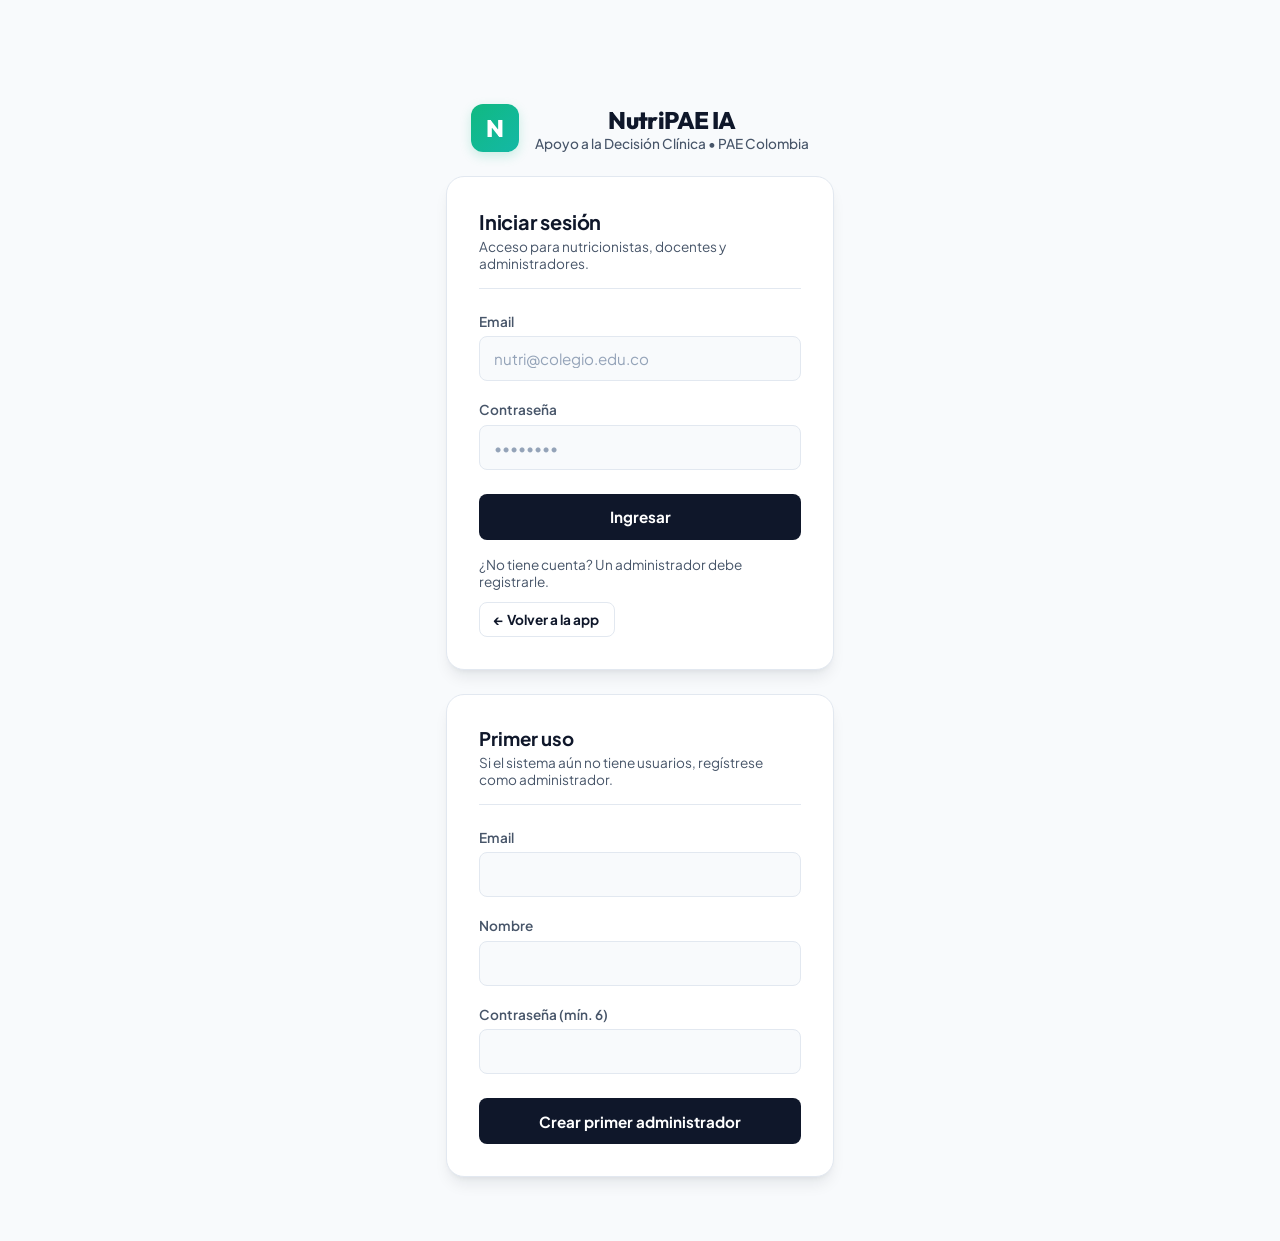
<file: frontend/login.html>
<!DOCTYPE html>
<html lang="es">
<head>
    <meta charset="UTF-8">
    <meta name="viewport" content="width=device-width, initial-scale=1.0">
    <title>NutriPAE IA — Iniciar sesión</title>
    <link rel="stylesheet" href="styles.css">
    <link rel="preconnect" href="https://fonts.googleapis.com">
    <link rel="preconnect" href="https://fonts.gstatic.com" crossorigin>
    <link href="https://fonts.googleapis.com/css2?family=Outfit:wght@300;400;500;600;700;800&family=Plus+Jakarta+Sans:wght@400;500;600;700;800&display=swap" rel="stylesheet">
    <style>
        .login-page { max-width: 420px; margin-top: 4rem; }
    </style>
</head>
<body>
    <div class="page login-page">
        <header class="header" style="justify-content:center; text-align:center;">
            <div class="logo" style="justify-content:center;">
                <div class="logo-icon">N</div>
                <div>
                    <h1>NutriPAE IA</h1>
                    <p class="tagline">Apoyo a la Decisión Clínica • PAE Colombia</p>
                </div>
            </div>
        </header>

        <form id="login-form" class="form-card">
            <div class="card-header">
                <h2>Iniciar sesión</h2>
                <p class="card-subtitle">Acceso para nutricionistas, docentes y administradores.</p>
            </div>
            <div class="form-grid">
                <div class="form-group full-width">
                    <label for="email">Email</label>
                    <input type="email" id="email" name="email" required placeholder="nutri@colegio.edu.co">
                </div>
                <div class="form-group full-width">
                    <label for="password">Contraseña</label>
                    <input type="password" id="password" name="password" required minlength="6" placeholder="••••••••">
                </div>
            </div>
            <button type="submit" class="btn-submit" id="btn-login-submit">
                <span class="btn-text">Ingresar</span>
                <div class="btn-loading hidden"><span class="spinner"></span><span>Verificando...</span></div>
            </button>
            <p class="card-subtitle" style="margin-top:1rem;">
                ¿No tiene cuenta? Un administrador debe registrarle.
            </p>
            <a class="btn-link" href="index.html" style="margin-top:0.75rem;">← Volver a la app</a>
        </form>

        <div id="bootstrap-info" class="form-card" style="margin-top:1rem;">
            <div class="card-header">
                <h3>Primer uso</h3>
                <p class="card-subtitle">Si el sistema aún no tiene usuarios, regístrese como administrador.</p>
            </div>
            <form id="bootstrap-form">
                <div class="form-grid">
                    <div class="form-group full-width">
                        <label for="b_email">Email</label>
                        <input type="email" id="b_email" required>
                    </div>
                    <div class="form-group full-width">
                        <label for="b_nombre">Nombre</label>
                        <input type="text" id="b_nombre" required>
                    </div>
                    <div class="form-group full-width">
                        <label for="b_password">Contraseña (mín. 6)</label>
                        <input type="password" id="b_password" minlength="6" required>
                    </div>
                </div>
                <button type="submit" class="btn-submit">Crear primer administrador</button>
            </form>
        </div>
    </div>
    <div id="toast-container" class="toast-container"></div>
    <script src="login.js" type="module"></script>
</body>
</html>
</file>
<file: frontend/styles.css>
/* ==========================================================================
   NUTRIPAE IA - SISTEMA DE DISEÑO VISUAL (CSS3 MODERNO)
   ========================================================================== */

   :root {
    /* Paleta Principal (Salud & Tecnología) */
    --primary: #10b981; /* Esmeralda */
    --primary-hover: #059669;
    --secondary: #0f172a; /* Slate 900 */
    --secondary-hover: #1e293b; /* Slate 800 */
    
    /* Tonos Neutros (Slate) */
    --bg-app: #f8fafc; /* Slate 50 */
    --bg-card: #ffffff;
    --border-color: #e2e8f0; /* Slate 200 */
    --text-main: #0f172a; /* Slate 900 */
    --text-muted: #475569; /* Slate 600 */
    --text-light: #94a3b8; /* Slate 400 */
    
    /* Estados de Alerta Harmonizados (No genéricos) */
    --green: #10b981;
    --green-bg: #f0fdf4;
    --green-border: #bbf7d0;
    
    --orange: #f97316;
    --orange-bg: #fff7ed;
    --orange-border: #ffedd5;
    
    --red: #ef4444;
    --red-bg: #fef2f2;
    --red-border: #fee2e2;

    /* Estructura y Animaciones */
    --radius-sm: 8px;
    --radius-md: 12px;
    --radius-lg: 18px;
    --shadow-sm: 0 2px 4px rgba(15, 23, 42, 0.04);
    --shadow-md: 0 10px 15px -3px rgba(15, 23, 42, 0.08), 0 4px 6px -4px rgba(15, 23, 42, 0.08);
    --shadow-lg: 0 20px 25px -5px rgba(15, 23, 42, 0.1), 0 8px 10px -6px rgba(15, 23, 42, 0.1);
    --transition: all 0.25s cubic-bezier(0.4, 0, 0.2, 1);
}

/* Reset General */
*, *::before, *::after {
    margin: 0;
    padding: 0;
    box-sizing: border-box;
}

body {
    font-family: 'Plus Jakarta Sans', -apple-system, BlinkMacSystemFont, 'Segoe UI', Roboto, sans-serif;
    background: var(--bg-app);
    color: var(--text-main);
    min-height: 100vh;
    -webkit-font-smoothing: antialiased;
    -moz-osx-font-smoothing: grayscale;
}

/* Envoltura Principal */
.page {
    max-width: 1080px;
    margin: 0 auto;
    padding: 2.5rem 1rem;
}

@media (max-width: 800px) {
    .page { max-width: 720px; }
}

/* Encabezado */
.header {
    margin-bottom: 1.5rem;
    text-align: left;
    display: flex;
    align-items: center;
    justify-content: space-between;
    gap: 1rem;
    flex-wrap: wrap;
}

.header-actions {
    display: flex;
    align-items: center;
    gap: 0.75rem;
    flex-wrap: wrap;
}

.user-tag {
    display: inline-flex;
    align-items: center;
    gap: 0.5rem;
    padding: 0.35rem 0.75rem;
    background: var(--bg-card);
    border: 1px solid var(--border-color);
    border-radius: 999px;
    font-size: 0.8rem;
    font-weight: 600;
    color: var(--text-muted);
}

.user-role {
    text-transform: uppercase;
    font-size: 0.65rem;
    padding: 0.1rem 0.45rem;
    border-radius: 999px;
    background: var(--green-bg);
    color: var(--green);
    border: 1px solid var(--green-border);
}

.btn-link {
    display: inline-flex;
    align-items: center;
    padding: 0.5rem 0.9rem;
    background: var(--bg-card);
    color: var(--text-main);
    border: 1.5px solid var(--border-color);
    border-radius: var(--radius-sm);
    font-size: 0.85rem;
    font-weight: 700;
    font-family: inherit;
    text-decoration: none;
    cursor: pointer;
    transition: var(--transition);
}

.btn-link:hover {
    border-color: var(--primary);
    color: var(--primary);
}

.logo {
    display: flex;
    align-items: center;
    gap: 1rem;
}

.logo-icon {
    width: 48px;
    height: 48px;
    background: linear-gradient(135deg, var(--primary) 0%, #14b8a6 100%);
    color: #ffffff;
    border-radius: var(--radius-md);
    display: flex;
    align-items: center;
    justify-content: center;
    font-size: 1.5rem;
    font-weight: 800;
    box-shadow: 0 4px 12px rgba(16, 185, 129, 0.2);
    font-family: 'Outfit', sans-serif;
}

.logo h1 {
    font-size: 1.5rem;
    font-weight: 800;
    letter-spacing: -0.03em;
    color: var(--secondary);
    font-family: 'Outfit', sans-serif;
}

.tagline {
    font-size: 0.85rem;
    color: var(--text-muted);
    font-weight: 500;
}

/* Navegación por Pestañas (Tabs) */
.tab-nav {
    display: flex;
    background: var(--bg-card);
    border: 1px solid var(--border-color);
    padding: 0.4rem;
    border-radius: var(--radius-md);
    margin-bottom: 1.5rem;
    box-shadow: var(--shadow-sm);
    gap: 0.25rem;
}

.tab-btn {
    flex: 1;
    display: flex;
    align-items: center;
    justify-content: center;
    gap: 0.5rem;
    padding: 0.75rem 1rem;
    background: transparent;
    border: none;
    border-radius: 8px;
    font-family: inherit;
    font-size: 0.9rem;
    font-weight: 600;
    color: var(--text-muted);
    cursor: pointer;
    transition: var(--transition);
}

.tab-btn:hover {
    color: var(--text-main);
    background: var(--bg-app);
}

.tab-btn.active {
    color: #ffffff;
    background: var(--secondary);
    box-shadow: var(--shadow-sm);
}

.tab-icon {
    font-size: 1.1rem;
}

/* Paneles de Pestañas */
.tab-panel {
    display: none;
    animation: fadeIn 0.4s ease;
}

.tab-panel.active {
    display: block;
}

/* Tarjetas (Formularios y Listas) */
.form-card, .list-card {
    background: var(--bg-card);
    border: 1px solid var(--border-color);
    border-radius: var(--radius-lg);
    padding: 2rem;
    margin-bottom: 1.5rem;
    box-shadow: var(--shadow-md);
    transition: var(--transition);
}

.form-card.disabled {
    opacity: 0.35;
    pointer-events: none;
    filter: grayscale(0.5);
}

.card-header {
    margin-bottom: 1.5rem;
    border-bottom: 1px solid var(--border-color);
    padding-bottom: 1rem;
}

.card-header h2 {
    font-size: 1.25rem;
    font-weight: 700;
    color: var(--text-main);
    letter-spacing: -0.01em;
}

.card-subtitle {
    font-size: 0.85rem;
    color: var(--text-muted);
    margin-top: 0.25rem;
}

/* Cuadrícula de Formularios */
.form-grid {
    display: grid;
    grid-template-columns: 1fr 1fr;
    gap: 1.25rem;
}

.form-group {
    display: flex;
    flex-direction: column;
}

.form-group.full-width {
    grid-column: span 2;
}

.form-group label {
    font-size: 0.85rem;
    font-weight: 600;
    color: var(--text-muted);
    margin-bottom: 0.4rem;
    display: flex;
    align-items: center;
    gap: 0.25rem;
}

.unit {
    font-weight: 500;
    color: var(--text-light);
}

.help-tip {
    display: inline-flex;
    align-items: center;
    justify-content: center;
    width: 16px;
    height: 16px;
    font-size: 0.7rem;
    background: var(--border-color);
    color: var(--text-muted);
    border-radius: 50%;
    cursor: help;
}

/* Campos de Formulario */
.form-group input,
.form-group select,
.form-group textarea {
    padding: 0.75rem 0.85rem;
    border: 1.5px solid var(--border-color);
    border-radius: var(--radius-sm);
    font-size: 0.95rem;
    font-family: inherit;
    color: var(--text-main);
    background: var(--bg-app);
    transition: var(--transition);
}

.form-group input:focus,
.form-group select:focus,
.form-group textarea:focus {
    outline: none;
    border-color: var(--primary);
    box-shadow: 0 0 0 3px rgba(16, 185, 129, 0.1);
    background: #ffffff;
}

.form-group input::placeholder,
.form-group textarea::placeholder {
    color: var(--text-light);
}

/* Botones con estado de carga */
.btn-row {
    display: flex;
    gap: 0.75rem;
    margin-top: 1.5rem;
}

.btn-row .btn-submit {
    flex: 1;
    margin-top: 0;
}

.btn-cancel {
    padding: 0.85rem 1.25rem;
    background: #ffffff;
    color: var(--text-muted);
    border: 1.5px solid var(--border-color);
    border-radius: var(--radius-sm);
    font-size: 0.95rem;
    font-weight: 700;
    font-family: inherit;
    cursor: pointer;
    transition: var(--transition);
}

.btn-cancel:hover {
    background: var(--bg-app);
    color: var(--text-main);
    border-color: var(--text-light);
}

/* Modo edición del form de registro */
.form-card.editing {
    border-color: var(--primary);
    box-shadow: 0 0 0 3px rgba(16, 185, 129, 0.12), var(--shadow-md);
}

.btn-submit {
    display: flex;
    align-items: center;
    justify-content: center;
    width: 100%;
    margin-top: 1.5rem;
    padding: 0.85rem 1.5rem;
    background: var(--secondary);
    color: #ffffff;
    border: none;
    border-radius: var(--radius-sm);
    font-size: 0.95rem;
    font-weight: 700;
    font-family: inherit;
    cursor: pointer;
    transition: var(--transition);
    position: relative;
}

.form-card.editing .btn-submit {
    background: var(--primary);
}

.form-card.editing .btn-submit:hover {
    background: var(--primary-hover);
}

.btn-submit:hover {
    background: var(--secondary-hover);
    box-shadow: 0 4px 10px rgba(15, 23, 42, 0.15);
}

.btn-submit:active {
    transform: scale(0.985);
}

.btn-submit:disabled {
    background: var(--border-color);
    color: var(--text-light);
    cursor: not-allowed;
    transform: none;
    box-shadow: none;
}

.btn-loading {
    display: flex;
    align-items: center;
    gap: 0.5rem;
}

/* Spinner animado */
.spinner {
    width: 16px;
    height: 16px;
    border: 2px solid rgba(255, 255, 255, 0.3);
    border-radius: 50%;
    border-top-color: #ffffff;
    animation: spin 0.8s linear infinite;
}

@keyframes spin {
    to { transform: rotate(360deg); }
}

/* Listado de Estudiantes */
.students-list {
    display: flex;
    flex-direction: column;
    gap: 0.75rem;
    max-height: 320px;
    overflow-y: auto;
    padding-right: 0.25rem;
}

.students-list::-webkit-scrollbar {
    width: 6px;
}

.students-list::-webkit-scrollbar-thumb {
    background: var(--border-color);
    border-radius: 3px;
}

.empty-list {
    text-align: center;
    padding: 2rem;
    color: var(--text-light);
    font-size: 0.9rem;
    font-style: italic;
}

.student-item {
    display: flex;
    align-items: center;
    justify-content: space-between;
    padding: 0.85rem 1rem;
    border: 1px solid var(--border-color);
    background: var(--bg-app);
    border-radius: var(--radius-sm);
    transition: var(--transition);
    gap: 0.75rem;
}

.student-item:hover {
    border-color: var(--primary);
    background: #ffffff;
    box-shadow: var(--shadow-sm);
}

.student-actions {
    display: flex;
    gap: 0.4rem;
    flex-shrink: 0;
}

.btn-icon {
    display: inline-flex;
    align-items: center;
    justify-content: center;
    width: 32px;
    height: 32px;
    padding: 0;
    background: #ffffff;
    border: 1.5px solid var(--border-color);
    border-radius: var(--radius-sm);
    font-size: 0.95rem;
    color: var(--text-muted);
    cursor: pointer;
    transition: var(--transition);
}

.btn-icon:hover {
    background: var(--primary);
    border-color: var(--primary);
    color: #ffffff;
    transform: translateY(-1px);
}

.student-info {
    display: flex;
    align-items: center;
    gap: 0.75rem;
}

.student-avatar {
    width: 36px;
    height: 36px;
    border-radius: 50%;
    background: linear-gradient(135deg, #14b8a6 0%, #10b981 100%);
    color: #ffffff;
    display: flex;
    align-items: center;
    justify-content: center;
    font-weight: 700;
    font-size: 0.9rem;
}

.student-details h4 {
    font-size: 0.9rem;
    font-weight: 700;
    color: var(--text-main);
}

.student-details p {
    font-size: 0.78rem;
    color: var(--text-muted);
}

.student-badges {
    display: flex;
    gap: 0.4rem;
}

.badge {
    padding: 0.2rem 0.5rem;
    font-size: 0.7rem;
    font-weight: 700;
    border-radius: 20px;
    text-transform: uppercase;
}

.badge.gender {
    background: #e0f2fe;
    color: #0369a1;
}

.badge.grade {
    background: #f1f5f9;
    color: #475569;
}

/* Aviso Ético-Legal */
.disclaimer-card {
    background: #ffffff;
    border: 1px solid var(--border-color);
    border-left: 4px solid var(--orange);
    border-radius: var(--radius-md);
    padding: 1.25rem;
    margin-bottom: 1.5rem;
    box-shadow: var(--shadow-sm);
}

.disclaimer-header {
    display: flex;
    align-items: center;
    gap: 0.5rem;
    margin-bottom: 0.5rem;
}

.disclaimer-icon {
    font-size: 1.15rem;
    color: var(--orange);
}

.disclaimer-title {
    font-size: 0.9rem;
    font-weight: 700;
    color: var(--text-main);
}

.disclaimer-text {
    font-size: 0.82rem;
    color: var(--text-muted);
    line-height: 1.5;
    margin-bottom: 0.85rem;
}

.disclaimer-check {
    display: flex;
    align-items: center;
    gap: 0.6rem;
    cursor: pointer;
    font-size: 0.85rem;
    font-weight: 600;
    color: var(--text-main);
    user-select: none;
}

.disclaimer-check input[type="checkbox"] {
    width: 18px;
    height: 18px;
    accent-color: var(--primary);
    cursor: pointer;
}

/* Resultados de Evaluación */
.result-card {
    background: #ffffff;
    border: 1px solid var(--border-color);
    border-radius: var(--radius-lg);
    padding: 2rem;
    margin-top: 1.5rem;
    box-shadow: var(--shadow-lg);
    animation: slideUp 0.4s cubic-bezier(0.16, 1, 0.3, 1);
}

.result-header {
    display: flex;
    align-items: center;
    gap: 1.25rem;
    margin-bottom: 1.5rem;
}

.result-badge {
    width: 52px;
    height: 52px;
    border-radius: var(--radius-md);
    display: flex;
    align-items: center;
    justify-content: center;
    flex-shrink: 0;
}

.badge-icon {
    font-size: 1.5rem;
}

.result-badge.verde {
    background: var(--green-bg);
    border: 1.5px solid var(--green-border);
    color: var(--green);
}

.result-badge.naranja {
    background: var(--orange-bg);
    border: 1.5px solid var(--orange-border);
    color: var(--orange);
}

.result-badge.roja {
    background: var(--red-bg);
    border: 1.5px solid var(--red-border);
    color: var(--red);
}

.result-badge.verde .badge-icon::after { content: '\2713'; }
.result-badge.naranja .badge-icon::after { content: '\26A0'; }
.result-badge.roja .badge-icon::after { content: '\2717'; }

.result-header-text h2 {
    font-size: 1.35rem;
    font-weight: 800;
    color: var(--text-main);
    letter-spacing: -0.02em;
}

.result-header-text p {
    font-size: 0.88rem;
    color: var(--text-muted);
    margin-top: 0.2rem;
    line-height: 1.4;
}

.result-header-text .result-evaluador,
.result-header-text .result-modelo {
    display: block;
    margin-top: 0.4rem;
    font-size: 0.78rem;
    color: var(--text-light);
}

.result-header-text .result-evaluador strong { color: var(--text-main); }

.result-header-text .result-modelo code {
    padding: 0.1rem 0.4rem;
    background: var(--bg-page);
    border-radius: 4px;
    font-size: 0.75rem;
    color: var(--primary);
}

.result-stats {
    display: flex;
    justify-content: center;
    margin-bottom: 1.5rem;
}

.stat {
    display: flex;
    flex-direction: column;
    align-items: center;
    background: var(--bg-app);
    border: 1px solid var(--border-color);
    border-radius: var(--radius-md);
    padding: 1rem 2.5rem;
}

.stat-value {
    font-size: 2rem;
    font-weight: 800;
    color: var(--text-main);
    letter-spacing: -0.03em;
}

.stat-label {
    font-size: 0.75rem;
    font-weight: 700;
    color: var(--text-light);
    text-transform: uppercase;
    letter-spacing: 0.08em;
    margin-top: 0.15rem;
}

.result-action {
    background: var(--bg-app);
    border: 1px solid var(--border-color);
    border-radius: var(--radius-md);
    padding: 1rem 1.25rem;
    margin-bottom: 1.25rem;
}

.action-label {
    font-size: 0.72rem;
    font-weight: 700;
    text-transform: uppercase;
    letter-spacing: 0.08em;
    color: var(--text-light);
}

.result-action p {
    font-size: 0.95rem;
    font-weight: 700;
    color: var(--text-muted);
    margin-top: 0.25rem;
    line-height: 1.45;
}

.alert-bar {
    height: 5px;
    border-radius: 3px;
}

.alert-bar.verde { background: var(--green); }
.alert-bar.naranja { background: var(--orange); }
.alert-bar.roja { background: var(--red); }

/* Plan de Seguimiento */
.follow-up-card {
    background: #ffffff;
    border: 1px solid var(--border-color);
    border-radius: var(--radius-lg);
    padding: 2rem;
    margin-top: 1.5rem;
    box-shadow: var(--shadow-lg);
    animation: slideUp 0.4s ease;
}

.follow-up-title {
    font-size: 1.25rem;
    font-weight: 800;
    color: var(--text-main);
    margin-bottom: 1.5rem;
}

.follow-up-section {
    background: var(--bg-app);
    border: 1px solid var(--border-color);
    border-radius: var(--radius-md);
    padding: 1.25rem;
    margin-bottom: 1.25rem;
}

.follow-up-section:last-child {
    margin-bottom: 0;
}

.section-header {
    display: flex;
    align-items: center;
    gap: 0.5rem;
    margin-bottom: 0.75rem;
}

.section-icon {
    font-size: 1.25rem;
}

.section-label {
    font-size: 1rem;
    font-weight: 800;
    color: var(--text-main);
}

.alimentacion-header {
    border-bottom: 2.5px solid var(--green-border);
    padding-bottom: 0.4rem;
}

.sueno-header {
    border-bottom: 2.5px solid #d8b4fe; /* Purpura claro */
    padding-bottom: 0.4rem;
}

.estilo-vida-header {
    border-bottom: 2.5px solid #bfdbfe; /* Azul claro */
    padding-bottom: 0.4rem;
}

.section-description {
    font-size: 0.88rem;
    color: var(--text-muted);
    line-height: 1.55;
    margin-bottom: 0.85rem;
}

.recommendation-grid {
    display: grid;
    grid-template-columns: 1fr 1fr;
    gap: 0.85rem;
    margin-bottom: 0.85rem;
}

.recommendation-col {
    background: #ffffff;
    border-radius: var(--radius-sm);
    padding: 0.85rem;
    border: 1px solid var(--border-color);
}

.recommendation-col.recommend {
    border-left: 4px solid var(--green);
}

.recommendation-col.avoid {
    border-left: 4px solid var(--orange);
}

.col-label {
    font-size: 0.72rem;
    font-weight: 700;
    text-transform: uppercase;
    letter-spacing: 0.05em;
    display: block;
    margin-bottom: 0.5rem;
}

.recommend-label { color: var(--green); }
.avoid-label { color: var(--orange); }

.col-list {
    list-style: none;
}

.col-list li {
    font-size: 0.8rem;
    color: var(--text-muted);
    line-height: 1.45;
    padding: 0.2rem 0;
    padding-left: 0.85rem;
    position: relative;
}

.col-list li::before {
    content: '•';
    position: absolute;
    left: 0;
    color: var(--text-light);
}

.frequency-badge,
.sleep-hours-badge,
.activity-badge {
    background: #ffffff;
    border: 1px solid var(--border-color);
    border-radius: var(--radius-sm);
    padding: 0.6rem 0.85rem;
    display: flex;
    align-items: center;
    gap: 0.5rem;
    font-size: 0.85rem;
    color: var(--text-muted);
    font-weight: 600;
    margin-bottom: 0.5rem;
}

.habit-list {
    list-style: none;
}

.habit-list li {
    font-size: 0.85rem;
    color: var(--text-muted);
    line-height: 1.5;
    padding: 0.3rem 0;
    padding-left: 1.15rem;
    position: relative;
}

.habit-list li::before {
    content: '✓';
    position: absolute;
    left: 0;
    color: var(--primary);
    font-weight: 700;
}

/* Botón nueva evaluación */
.new-eval-container {
    margin-top: 1.5rem;
    text-align: center;
}

.btn-new-eval {
    display: inline-flex;
    align-items: center;
    justify-content: center;
    padding: 0.8rem 2rem;
    background: #ffffff;
    color: var(--text-muted);
    border: 1.5px solid var(--border-color);
    border-radius: var(--radius-sm);
    font-size: 0.9rem;
    font-weight: 700;
    font-family: inherit;
    cursor: pointer;
    transition: var(--transition);
}

.btn-new-eval:hover {
    background: var(--bg-app);
    color: var(--text-main);
    border-color: var(--text-light);
}

/* Errores y Notificaciones */
.error-card {
    display: flex;
    align-items: flex-start;
    gap: 0.75rem;
    background: var(--red-bg);
    border: 1.5px solid var(--red-border);
    border-radius: var(--radius-md);
    padding: 1rem 1.25rem;
    margin-top: 1.5rem;
    box-shadow: var(--shadow-sm);
    animation: slideUp 0.4s ease;
}

.error-icon {
    font-size: 1.1rem;
    flex-shrink: 0;
}

.error-card p {
    font-size: 0.9rem;
    color: var(--red);
    font-weight: 600;
    line-height: 1.45;
}

/* Footer */
.footer {
    text-align: center;
    padding: 2.5rem 1rem 1.5rem;
    color: var(--text-light);
    font-size: 0.8rem;
    font-weight: 500;
}

/* Clases de Control */
.hidden {
    display: none !important;
}

/* Animaciones */
@keyframes fadeIn {
    from { opacity: 0; }
    to { opacity: 1; }
}

@keyframes slideUp {
    from {
        opacity: 0;
        transform: translateY(16px);
    }
    to {
        opacity: 1;
        transform: translateY(0);
    }
}

/* Filtro de Estudiantes */
.search-input {
    margin-bottom: 0.5rem;
    font-size: 0.9rem !important;
    padding: 0.65rem 0.85rem !important;
    border-radius: var(--radius-sm);
    border: 1.5px solid var(--border-color);
    width: 100%;
}

.filter-bar {
    display: grid;
    grid-template-columns: 2fr 1fr 1fr;
    gap: 0.5rem;
    margin-bottom: 0.75rem;
}

@media (max-width: 600px) {
    .filter-bar { grid-template-columns: 1fr; }
}

/* Detalle de estudiante */
.detail-header {
    display: flex;
    justify-content: space-between;
    align-items: flex-start;
    gap: 1rem;
}

.detail-stats {
    display: grid;
    grid-template-columns: repeat(auto-fit, minmax(140px, 1fr));
    gap: 0.75rem;
    margin-top: 1rem;
}

.detail-stat {
    background: var(--bg-app);
    border: 1px solid var(--border-color);
    border-radius: var(--radius-sm);
    padding: 0.85rem 1rem;
}

.detail-stat .stat-label {
    display: block;
    font-size: 0.7rem;
    text-transform: uppercase;
    color: var(--text-light);
    letter-spacing: 0.05em;
    margin-bottom: 0.2rem;
}

.detail-stat .stat-value {
    font-size: 1.15rem;
    font-weight: 800;
    color: var(--text-main);
}

.detail-stat.alert-Roja { border-left: 4px solid var(--red); }
.detail-stat.alert-Naranja { border-left: 4px solid var(--orange); }
.detail-stat.alert-Verde { border-left: 4px solid var(--green); }

.chart-controls {
    margin-bottom: 1rem;
    display: flex;
    gap: 0.75rem;
    align-items: center;
    flex-wrap: wrap;
    font-size: 0.85rem;
    color: var(--text-muted);
}

.chart-controls select {
    padding: 0.4rem 0.7rem;
    border: 1.5px solid var(--border-color);
    border-radius: var(--radius-sm);
    font-size: 0.85rem;
    font-family: inherit;
    background: var(--bg-app);
}

.chart-wrap {
    position: relative;
    height: 320px;
    background: var(--bg-app);
    border: 1px solid var(--border-color);
    border-radius: var(--radius-sm);
    padding: 1rem;
}

.evaluations-history {
    display: flex;
    flex-direction: column;
    gap: 0.75rem;
    max-height: 480px;
    overflow-y: auto;
    padding-right: 0.25rem;
}

.evaluation-row {
    display: grid;
    grid-template-columns: auto 1fr auto auto;
    gap: 0.75rem;
    align-items: center;
    padding: 0.85rem 1rem;
    background: var(--bg-app);
    border: 1px solid var(--border-color);
    border-radius: var(--radius-sm);
}

.evaluation-row .eval-date {
    font-size: 0.75rem;
    color: var(--text-light);
    font-weight: 600;
    text-transform: uppercase;
    letter-spacing: 0.05em;
}

.evaluation-row .eval-summary {
    font-size: 0.9rem;
    color: var(--text-muted);
}

.evaluation-row .eval-summary strong { color: var(--text-main); }

.evaluation-row .eval-evaluador {
    display: inline-block;
    margin-top: 0.3rem;
    padding: 0.15rem 0.5rem;
    background: var(--bg-page);
    color: var(--text-muted);
    border-radius: 4px;
    font-size: 0.78rem;
}

.evaluation-row .eval-evaluador strong { color: var(--text-main); }

.evaluation-row .eval-badge {
    padding: 0.25rem 0.7rem;
    border-radius: 999px;
    font-size: 0.7rem;
    font-weight: 800;
    text-transform: uppercase;
    letter-spacing: 0.05em;
}

.eval-badge.Verde { background: var(--green-bg); color: var(--green); border: 1px solid var(--green-border); }
.eval-badge.Naranja { background: var(--orange-bg); color: var(--orange); border: 1px solid var(--orange-border); }
.eval-badge.Roja { background: var(--red-bg); color: var(--red); border: 1px solid var(--red-border); }

.evaluation-row .eval-actions { display: flex; gap: 0.4rem; }

.note-form {
    display: flex;
    gap: 0.5rem;
    align-items: flex-start;
    margin-bottom: 0.75rem;
}

.note-form textarea {
    flex: 1;
    padding: 0.6rem 0.75rem;
    border: 1.5px solid var(--border-color);
    border-radius: var(--radius-sm);
    font-family: inherit;
    font-size: 0.9rem;
    background: var(--bg-app);
}

.btn-submit-inline {
    width: auto !important;
    margin-top: 0 !important;
    padding: 0.55rem 1rem !important;
}

.notes-list {
    list-style: none;
    display: flex;
    flex-direction: column;
    gap: 0.5rem;
}

.notes-list li {
    background: var(--bg-app);
    border: 1px solid var(--border-color);
    border-radius: var(--radius-sm);
    padding: 0.6rem 0.85rem;
    font-size: 0.85rem;
    color: var(--text-muted);
    line-height: 1.4;
}

.notes-list .note-meta {
    display: block;
    font-size: 0.7rem;
    color: var(--text-light);
    font-weight: 600;
    text-transform: uppercase;
    margin-bottom: 0.2rem;
    letter-spacing: 0.05em;
}

.ensin-comparison {
    display: flex;
    flex-direction: column;
    gap: 0.5rem;
}

.ensin-comparison p { font-size: 0.9rem; color: var(--text-muted); line-height: 1.4; }

.evaluation-detail {
    display: grid;
    grid-template-columns: 1fr 1fr;
    gap: 0.75rem;
    margin: 0.5rem 0 1rem;
}

.evaluation-detail .ed-stat {
    background: var(--bg-app);
    border: 1px solid var(--border-color);
    border-radius: var(--radius-sm);
    padding: 0.5rem 0.75rem;
    font-size: 0.85rem;
    color: var(--text-muted);
}

.evaluation-detail .ed-stat strong { color: var(--text-main); display: block; font-size: 1rem; }

/* Carga masiva */
.bulk-info {
    font-size: 0.85rem;
    color: var(--text-muted);
    line-height: 1.5;
    margin-bottom: 1rem;
    background: var(--bg-app);
    border: 1px solid var(--border-color);
    border-radius: var(--radius-sm);
    padding: 0.75rem 1rem;
}

.bulk-form {
    display: flex;
    flex-direction: column;
    gap: 0.75rem;
    margin-top: 1rem;
}

.bulk-file-label {
    display: flex;
    align-items: center;
    justify-content: center;
    padding: 1rem;
    border: 2px dashed var(--border-color);
    border-radius: var(--radius-sm);
    background: var(--bg-app);
    color: var(--text-muted);
    font-size: 0.9rem;
    cursor: pointer;
    transition: var(--transition);
}

.bulk-file-label:hover { border-color: var(--primary); color: var(--primary); }

.bulk-file-label input[type="file"] { display: none; }

.bulk-results {
    margin-top: 1rem;
    background: var(--bg-app);
    border: 1px solid var(--border-color);
    border-radius: var(--radius-sm);
    padding: 1rem;
    font-size: 0.9rem;
    color: var(--text-muted);
}

.bulk-results ul { margin-top: 0.5rem; padding-left: 1.25rem; }
.bulk-results li { margin-bottom: 0.25rem; }

/* Sistema de Notificaciones Flotantes (Toasts) */
.toast-container {
    position: fixed;
    top: 24px;
    right: 24px;
    z-index: 9999;
    display: flex;
    flex-direction: column;
    gap: 12px;
    max-width: 350px;
    width: calc(100% - 48px);
    pointer-events: none;
}

.toast {
    font-family: 'Inter', sans-serif;
    border-radius: var(--radius-sm);
    padding: 0.85rem 1.25rem;
    box-shadow: 0 4px 12px rgba(15, 23, 42, 0.08);
    display: flex;
    align-items: center;
    gap: 0.75rem;
    pointer-events: auto;
    transform: translateX(120%);
    opacity: 0;
    transition: transform 0.35s cubic-bezier(0.34, 1.56, 0.64, 1), opacity 0.3s ease;
    border: 1px solid var(--border-color);
}

.toast.show {
    transform: translateX(0);
    opacity: 1;
}

.toast.success {
    background-color: #ecfdf5; /* fondo verde suave */
    color: #065f46; /* texto oscuro */
    border-color: #a7f3d0;
}

.toast.error {
    background-color: #fef2f2; /* fondo rojo suave */
    color: #991b1b; /* texto oscuro */
    border-color: #fca5a5;
}

.toast-icon {
    font-size: 1.2rem;
    flex-shrink: 0;
}

.toast.success .toast-icon {
    color: #059669;
}

.toast.error .toast-icon {
    color: #dc2626;
}

.toast-message {
    font-size: 0.88rem;
    font-weight: 600;
    line-height: 1.4;
}

/* Media Queries (Responsive) */
@media (max-width: 500px) {
    .page {
        padding: 1.5rem 0.5rem;
    }

    .form-card, .list-card, .result-card, .follow-up-card {
        padding: 1.25rem;
    }

    .form-grid {
        grid-template-columns: 1fr;
    }

    .form-group.full-width {
        grid-column: span 1;
    }

    .recommendation-grid {
        grid-template-columns: 1fr;
    }

    .stat {
        padding: 0.75rem 1.5rem;
    }

    .btn-row {
        flex-direction: column;
    }
}
</file>
